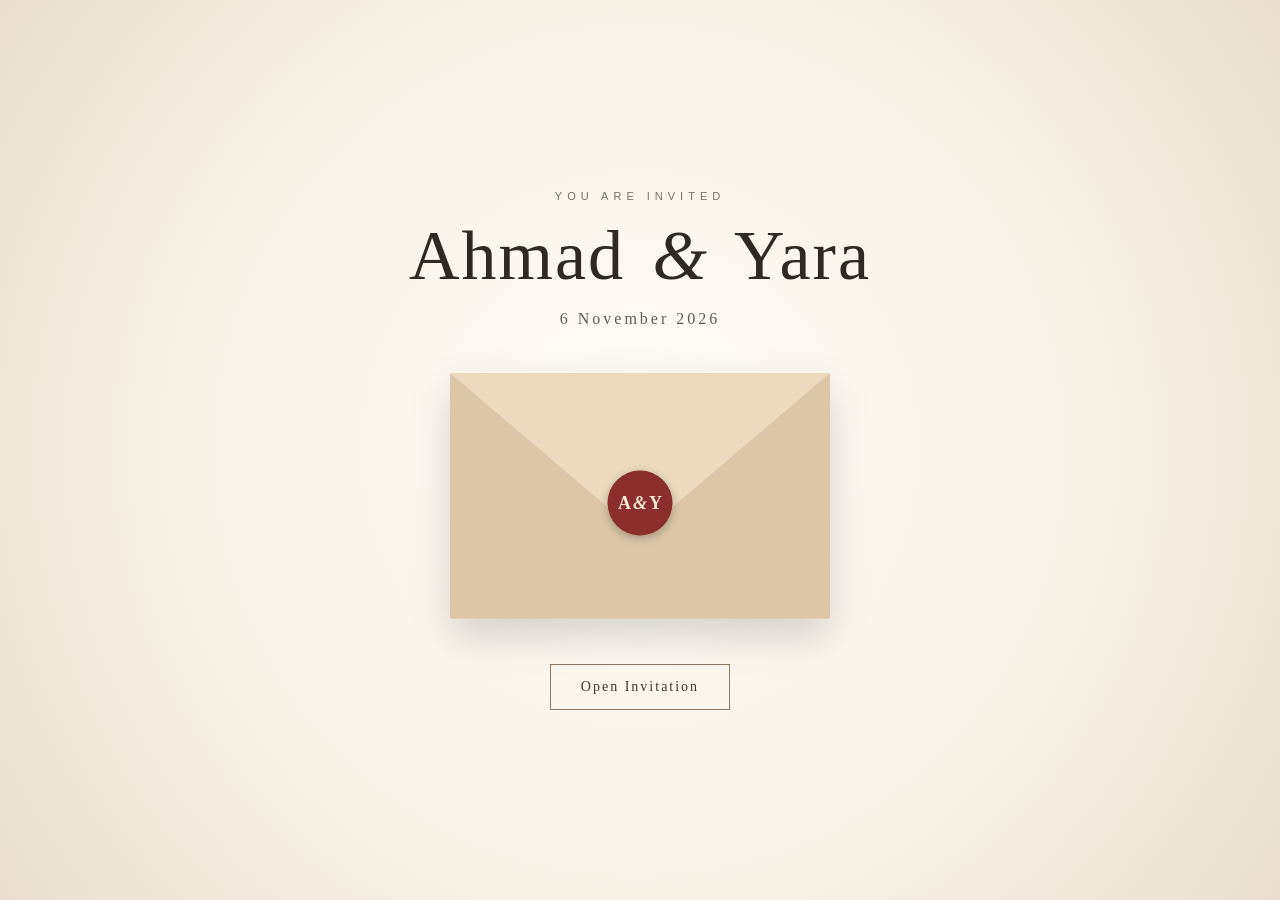
<file: index.html>
<!DOCTYPE html>
<html lang="en">

<head>
    <meta charset="UTF-8">
    <meta name="viewport" content="width=device-width, initial-scale=1.0">

    <title>Ahmad & Yara</title>
     <link rel="icon" type="image/png" href="/Photos/wedding-invitation.png">

    <link rel="stylesheet" href="style.css">
</head>

<body>

    <main class="invitation-cover">

        <!-- =========================
             INTRO
        ========================== -->

        <div class="intro">

            <p class="small-text">
                YOU ARE INVITED
            </p>

            <h1>
                Ahmad <span>&</span> Yara
            </h1>

            <p class="date">
                6 November 2026
            </p>

        </div>


        <!-- =========================
             ENVELOPE
        ========================== -->

        <div class="envelope-container">

            <div class="envelope">

                <!-- Envelope back -->
                <div class="envelope-back"></div>


                <!-- Letter -->
                <div class="letter">

                    <p>
                        Ahmad & Yara
                    </p>

                    <small>
                        6 November 2026
                    </small>

                </div>


                <!-- Envelope front pocket -->
                <div class="envelope-front"></div>


                <!-- Envelope flap -->
                <div class="envelope-flap"></div>


                <!-- Wax seal -->
                <div class="seal">
                    A<span>&</span>Y
                </div>

            </div>

        </div>


        <!-- =========================
             OPEN BUTTON
        ========================== -->

        <button
            class="open-button"
            id="openButton"
        >
            Open Invitation
        </button>

    </main>


    <script src="script.js"></script>

</body>

</html>
</file>
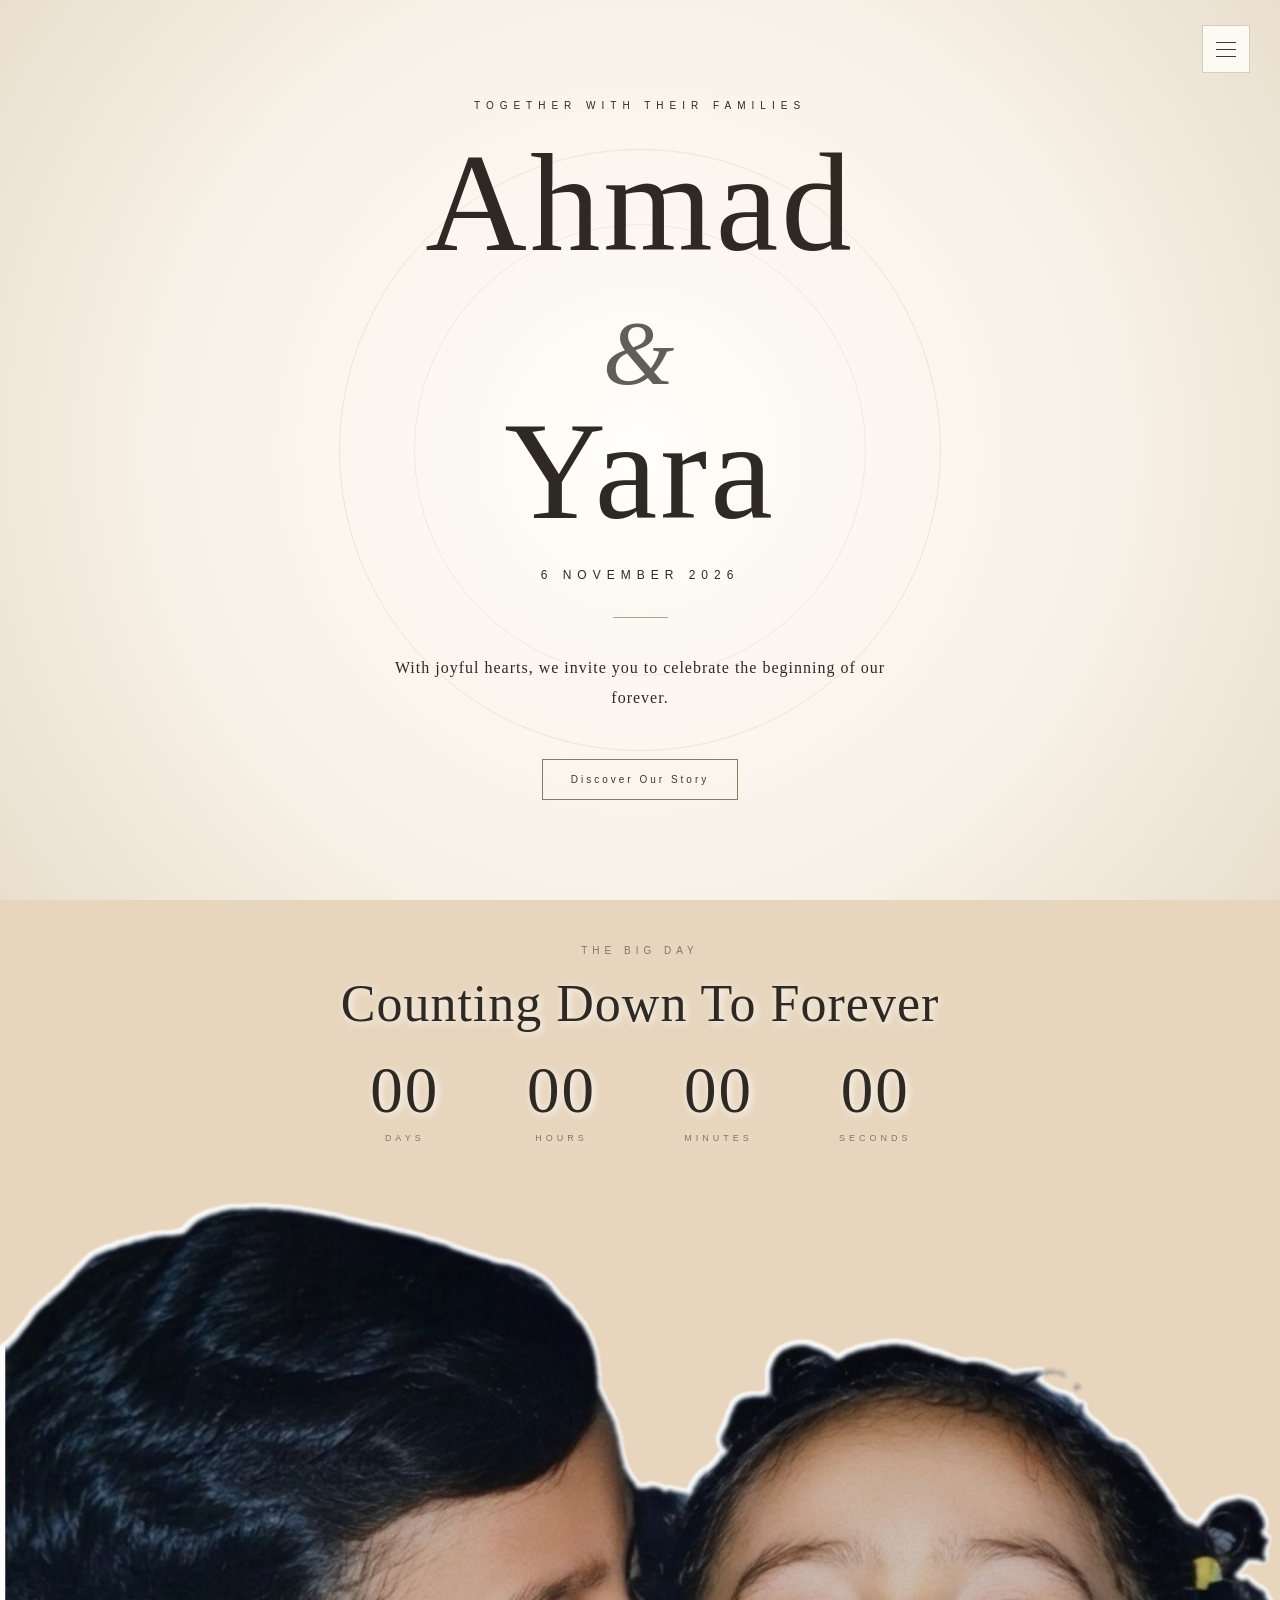
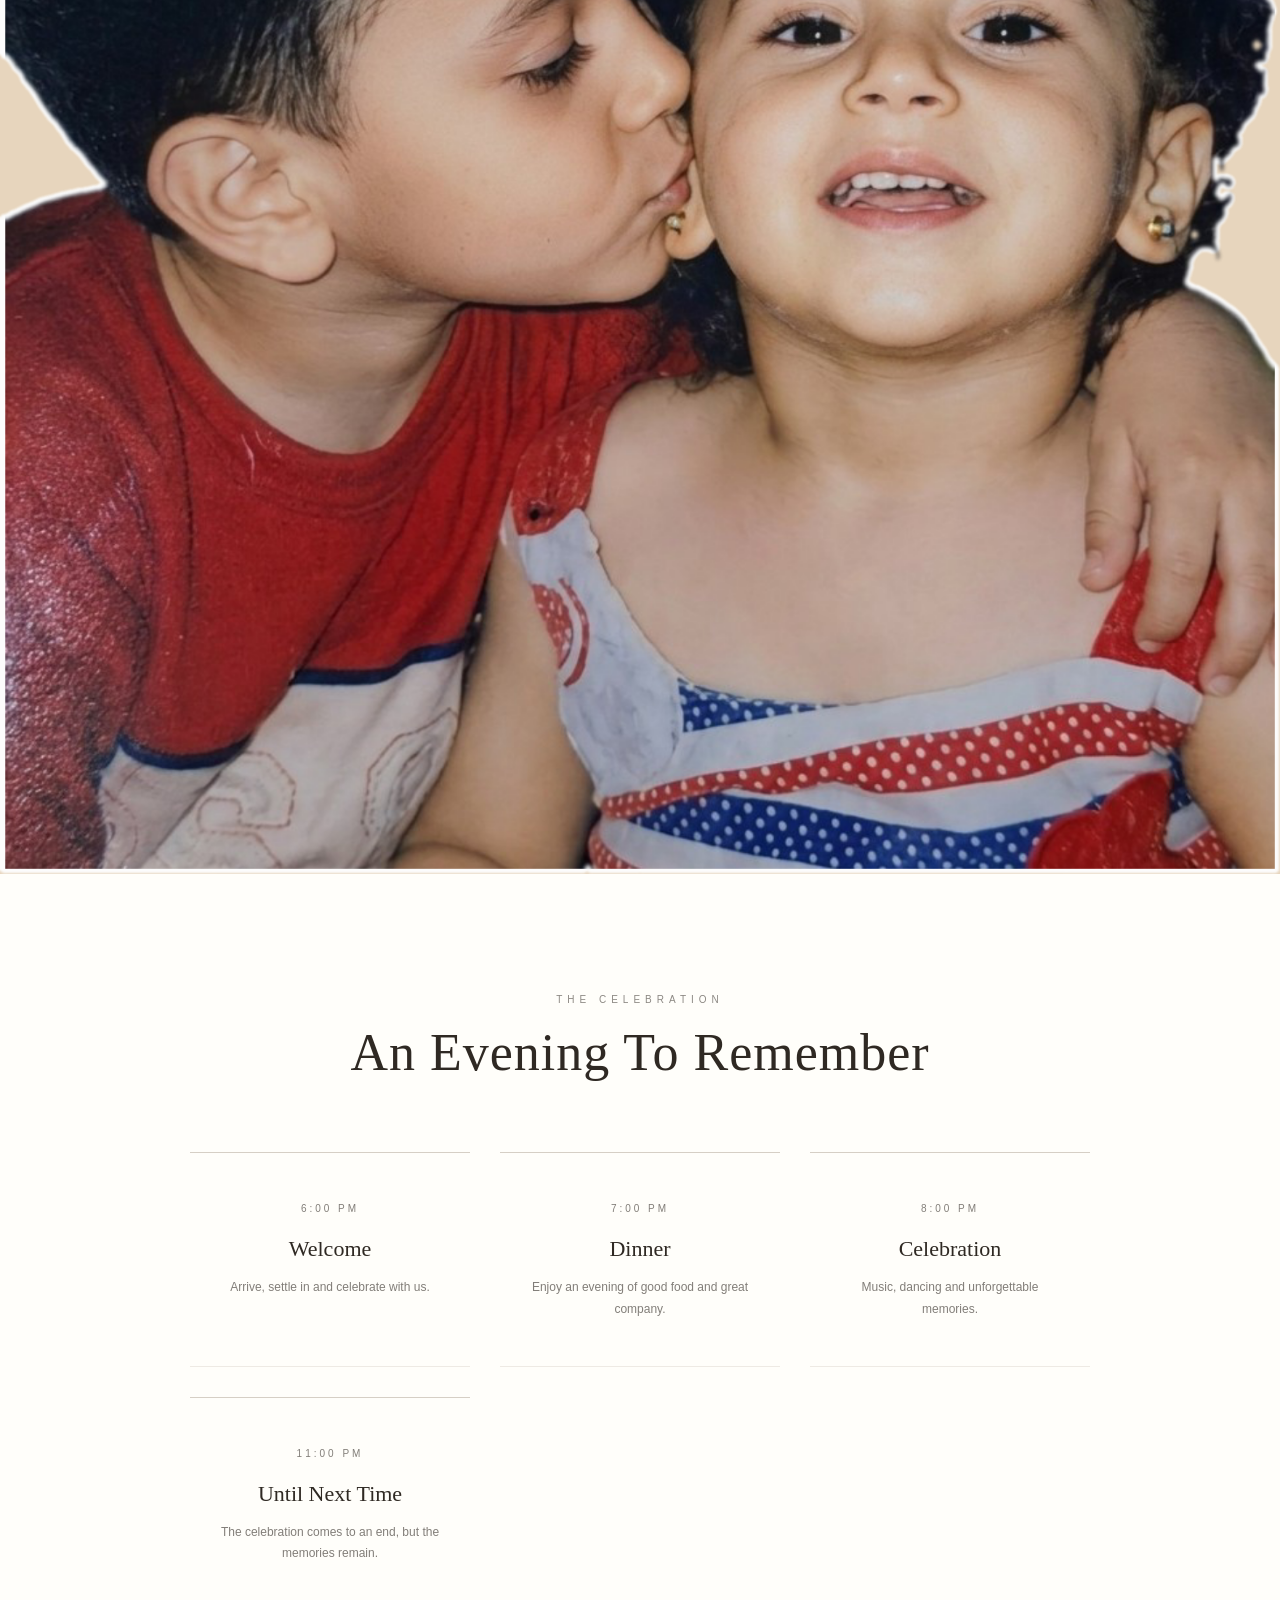
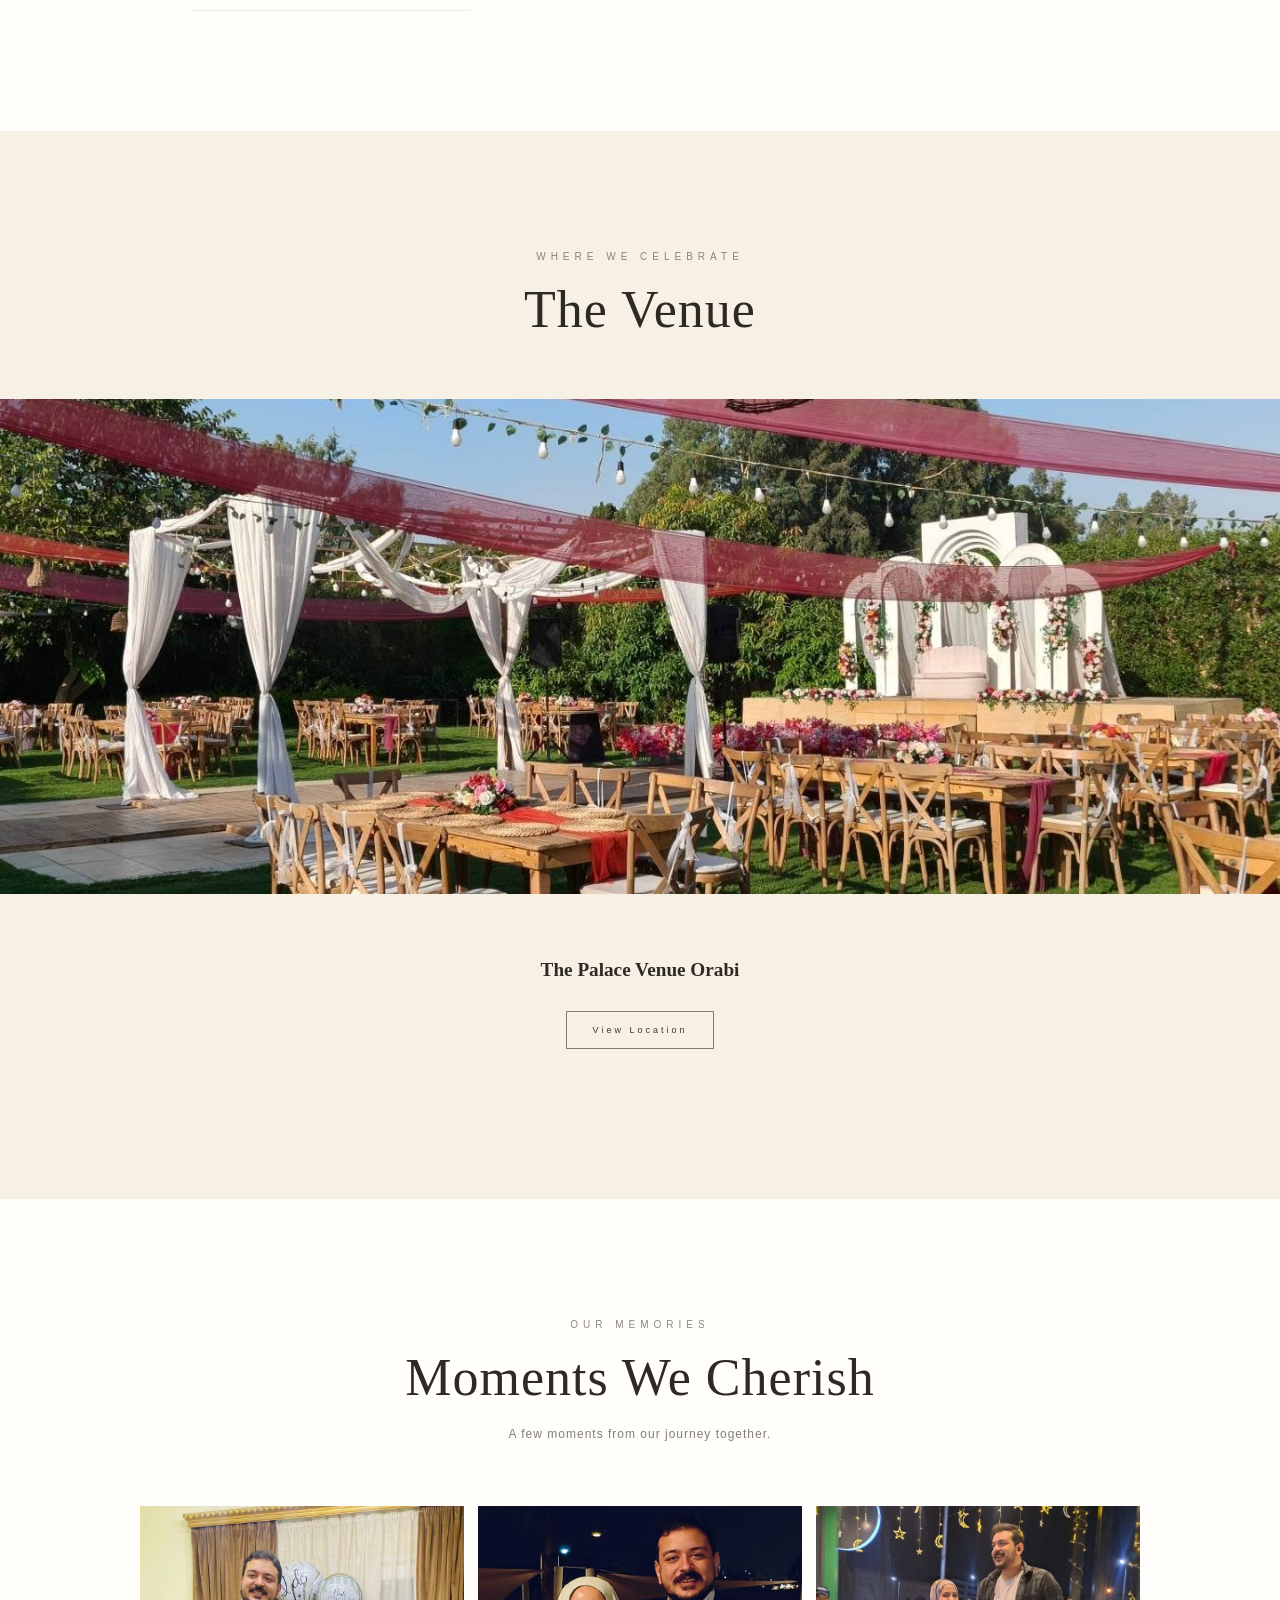
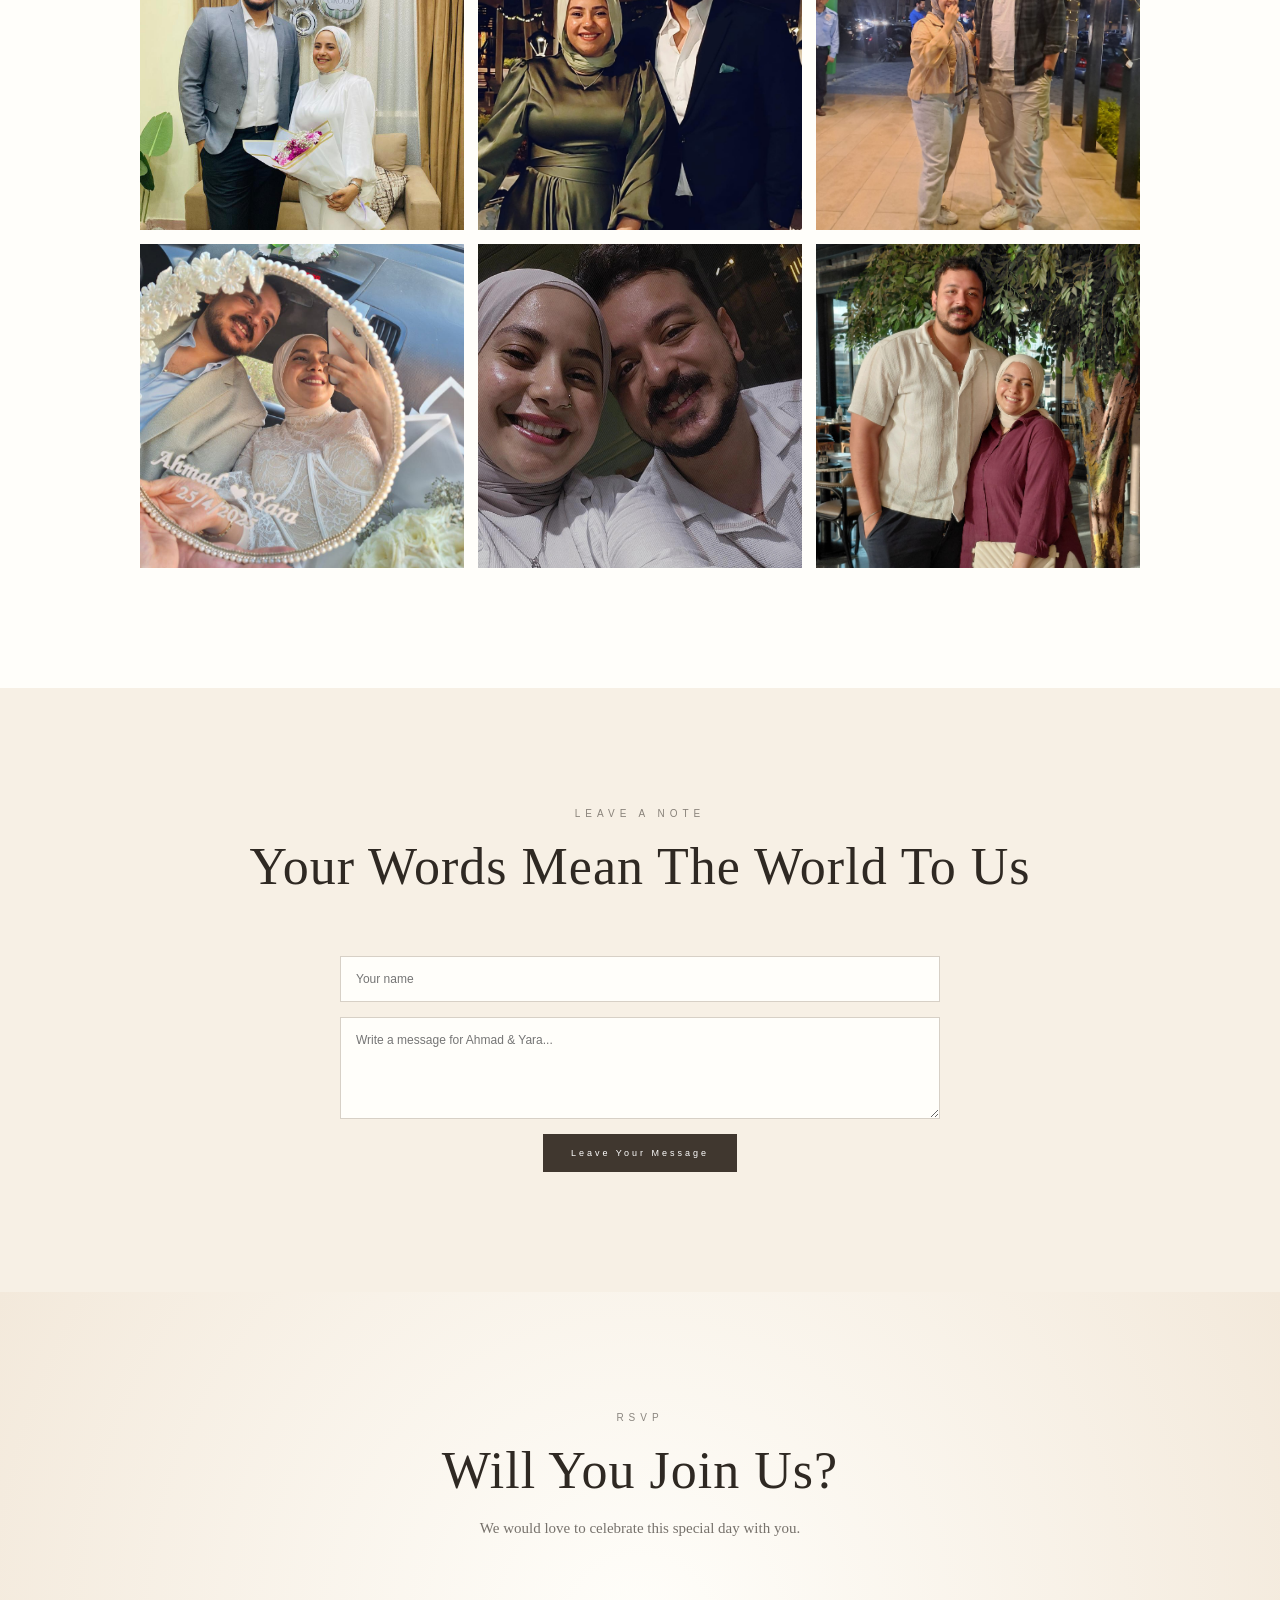
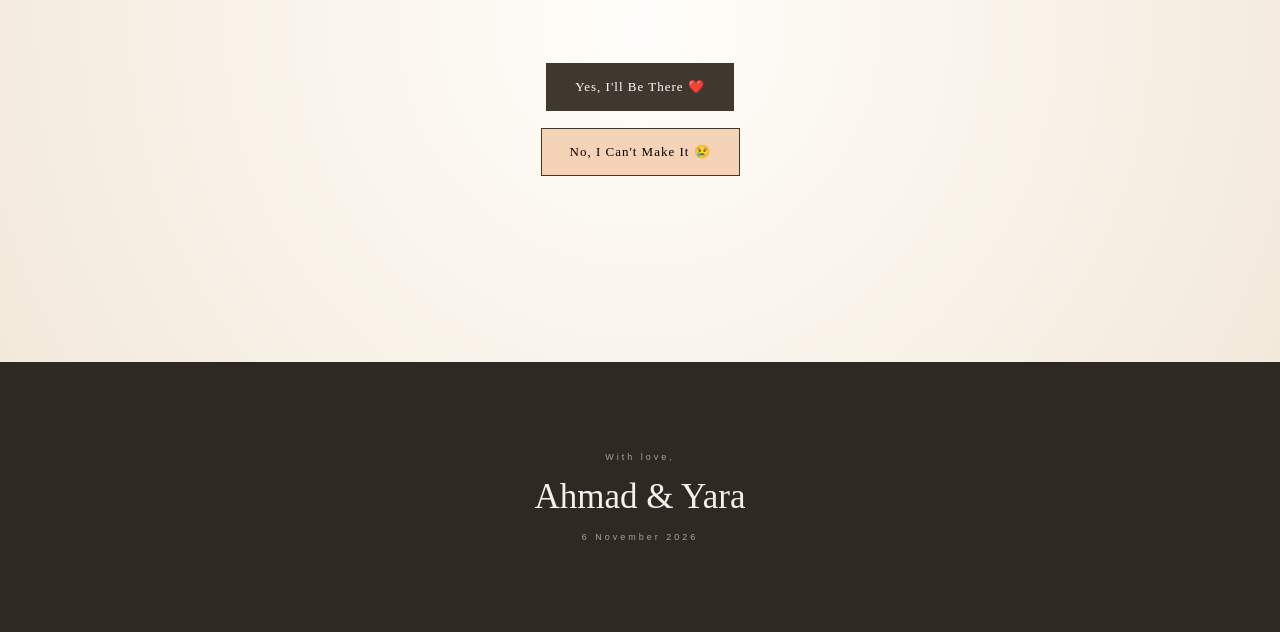
<file: invitation.html>
<!DOCTYPE html>
<html lang="en">

<head>

    <meta charset="UTF-8">

    <meta
        name="viewport"
        content="width=device-width, initial-scale=1.0, viewport-fit=cover"
    >

    <title>Ahmad & Yara — Our Wedding</title>

    <link
        rel="icon"
        type="image/png"
        href="Photos/wedding-invitation.png"
    >

    <link
        rel="stylesheet"
        href="invitation.css"
    >

</head>


<body>

    <!-- =====================================================
         NAVIGATION MENU
    ====================================================== -->

    <header class="site-header">

        <!-- HAMBURGER BUTTON -->

        <button
            class="menu-toggle"
            id="menuToggle"
            aria-label="Open navigation menu"
            aria-expanded="false"
            type="button"
        >

            <span></span>
            <span></span>
            <span></span>

        </button>


        <!-- SIDE MENU -->

        <nav
            class="side-menu"
            id="sideMenu"
            aria-hidden="true"
        >

            <div class="menu-header">

                <span>
                    Ahmad & Yara
                </span>

                <button
                    class="menu-close"
                    id="menuClose"
                    aria-label="Close navigation menu"
                    type="button"
                >
                    ×
                </button>

            </div>


            <!-- MENU LINKS -->

            <div class="menu-links">

                <a href="#welcome">
                    Home
                </a>

                <a href="#countdown">
                    Countdown
                </a>

                <a href="#agenda">
                    The Celebration
                </a>

                <a href="#venue">
                    The Venue
                </a>

                <a href="#memories">
                    Our Memories
                </a>

                <a href="#comments">
                    Leave a Note
                </a>

                <a href="#rsvp">
                    RSVP
                </a>

            </div>


            <!-- LANGUAGE -->

            <div class="menu-language">

                <a href="arabic.html">
                    العربية
                </a>

            </div>

        </nav>


        <!-- DARK OVERLAY -->

        <div
            class="menu-overlay"
            id="menuOverlay"
        ></div>

    </header>



    <!-- =====================================================
         WELCOME
    ====================================================== -->

    <section
        class="welcome"
        id="welcome"
    >

        <p class="welcome-small">
            TOGETHER WITH THEIR FAMILIES
        </p>


        <h1>
            Ahmad <br>
            <span>&</span> <br>
            Yara
        </h1>


        <p class="welcome-date">
            6 NOVEMBER 2026
        </p>


        <div class="welcome-line"></div>


        <p class="welcome-message">
            With joyful hearts, we invite you to celebrate
            the beginning of our forever.
        </p>


        <a
            href="#countdown"
            class="scroll-button"
        >
            Discover Our Story
        </a>

    </section>



    <!-- =====================================================
         COUNTDOWN
    ====================================================== -->

    <section
        class="countdown-section"
        id="countdown"
    >

        <p class="section-label">
            THE BIG DAY
        </p>


        <h2>
            Counting Down To Forever
        </h2>


        <div class="countdown">

            <div class="countdown-item">

                <span id="days">
                    00
                </span>

                <small>
                    Days
                </small>

            </div>


            <div class="countdown-item">

                <span id="hours">
                    00
                </span>

                <small>
                    Hours
                </small>

            </div>


            <div class="countdown-item">

                <span id="minutes">
                    00
                </span>

                <small>
                    Minutes
                </small>

            </div>


            <div class="countdown-item">

                <span id="seconds">
                    00
                </span>

                <small>
                    Seconds
                </small>

            </div>

        </div>


        <div class="countdown-photo">

            <img
                src="Photos/background.png"
                alt="Wedding background"
            >

        </div>

    </section>



    <!-- =====================================================
         AGENDA
    ====================================================== -->

    <section
        class="agenda-section"
        id="agenda"
    >

        <p class="section-label">
            THE CELEBRATION
        </p>


        <h2>
            An Evening To Remember
        </h2>


        <div class="agenda">

            <div class="agenda-item">

                <span class="agenda-time">
                    6:00 PM
                </span>

                <h3>
                    Welcome
                </h3>

                <p>
                    Arrive, settle in and
                    celebrate with us.
                </p>

            </div>


            <div class="agenda-item">

                <span class="agenda-time">
                    7:00 PM
                </span>

                <h3>
                    Dinner
                </h3>

                <p>
                    Enjoy an evening of
                    good food and great company.
                </p>

            </div>


            <div class="agenda-item">

                <span class="agenda-time">
                    8:00 PM
                </span>

                <h3>
                    Celebration
                </h3>

                <p>
                    Music, dancing and
                    unforgettable memories.
                </p>

            </div>


            <div class="agenda-item">

                <span class="agenda-time">
                    11:00 PM
                </span>

                <h3>
                    Until Next Time
                </h3>

                <p>
                    The celebration comes to
                    an end, but the memories remain.
                </p>

            </div>

        </div>

    </section>



    <!-- =====================================================
         VENUE
    ====================================================== -->

    <section
        class="venue-section"
        id="venue"
    >

        <p class="section-label">
            WHERE WE CELEBRATE
        </p>


        <h2>
            The Venue
        </h2>


        <!-- VENUE PHOTO -->

        <div class="venue-photo">

            <img
                src="Photos/venue.jpg"
                alt="The Palace Venue Orabi"
            >

        </div>


        <!-- VENUE INFORMATION -->

        <div class="venue-info">

            <p class="venue-name">
                <b>
                    The Palace Venue Orabi
                </b>
            </p>


            <a
                href="https://maps.app.goo.gl/vaPX2fvupR7VfsCE7"
                class="location-button"
                target="_blank"
                rel="noopener noreferrer"
            >
                View Location
            </a>

        </div>

    </section>



    <!-- =====================================================
         MEMORIES
    ====================================================== -->

    <section
        class="memories-section"
        id="memories"
    >

        <p class="section-label">
            OUR MEMORIES
        </p>


        <h2>
            Moments We Cherish
        </h2>


        <p class="memories-intro">
            A few moments from our journey together.
        </p>


        <div class="photo-grid">

            <div class="photo-placeholder">

                <img
                    src="Photos/photo1.jpg"
                    alt="Ahmad and Yara — Memory 1"
                >

            </div>


            <div class="photo-placeholder">

                <img
                    src="Photos/photo2.jpg"
                    alt="Ahmad and Yara — Memory 2"
                >

            </div>


            <div class="photo-placeholder">

                <img
                    src="Photos/photo3.jpg"
                    alt="Ahmad and Yara — Memory 3"
                >

            </div>


            <div class="photo-placeholder">

                <img
                    src="Photos/photo4.jpg"
                    alt="Ahmad and Yara — Memory 4"
                >

            </div>


            <div class="photo-placeholder">

                <img
                    src="Photos/photo5.jpg"
                    alt="Ahmad and Yara — Memory 5"
                >

            </div>


            <div class="photo-placeholder">

                <img
                    src="Photos/photo6.jpg"
                    alt="Ahmad and Yara — Memory 6"
                >

            </div>

        </div>

    </section>



    <!-- =====================================================
         COMMENTS
    ====================================================== -->

    <section
        class="comments-section"
        id="comments"
    >

        <p class="section-label">
            LEAVE A NOTE
        </p>


        <h2>
            Your Words Mean The World To Us
        </h2>


        <form class="comment-form">

            <input
                type="text"
                placeholder="Your name"
                required
            >


            <textarea
                placeholder="Write a message for Ahmad & Yara..."
                rows="5"
                required
            ></textarea>


            <button type="submit">
                Leave Your Message
            </button>

        </form>

    </section>



    <!-- =====================================================
         RSVP
    ====================================================== -->

    <section
        class="rsvp-section"
        id="rsvp"
    >

        <p class="section-label">
            RSVP
        </p>


        <h2>
            Will You Join Us?
        </h2>


        <p class="rsvp-message">
            We would love to celebrate this special
            day with you.
        </p>


        <div class="rsvp-buttons">

            <button
                class="rsvp-yes"
                id="rsvpYes"
                type="button"
            >
                Yes, I'll Be There ❤️
            </button>


            <button
                class="rsvp-no"
                id="rsvpNo"
                type="button"
            >
                No, I Can't Make It 😢
            </button>

        </div>


        <p
            class="rsvp-response"
            id="rsvpResponse"
        ></p>

    </section>



    <!-- =====================================================
         FOOTER
    ====================================================== -->

    <footer>

        <p>
            With love,
        </p>


        <h2>
            Ahmad & Yara
        </h2>


        <p>
            6 November 2026
        </p>

    </footer>



    <!-- JAVASCRIPT -->

    <script src="invitation.js"></script>

</body>

</html>
</file>
<file: style.css>
/* =========================================================
   RESET
========================================================= */

* {
    margin: 0;
    padding: 0;
    box-sizing: border-box;
}


/* =========================================================
   BODY
========================================================= */

body {
    min-height: 100vh;

    font-family:
        Georgia,
        "Times New Roman",
        serif;

    overflow: hidden;
}


/* =========================================================
   MAIN INVITATION COVER
========================================================= */

.invitation-cover {

    min-height: 100vh;

    display: flex;

    flex-direction: column;

    align-items: center;

    justify-content: center;

    position: relative;

    background:
        radial-gradient(
            circle at center,
            #fffdf8 0%,
            #f7f0e5 60%,
            #eadfce 100%
        );

    color: #2f2923;

    transition:
        background 1s ease;
}


/* =========================================================
   INTRO
========================================================= */

.intro {

    text-align: center;

    margin-bottom: 45px;

    transition:
        opacity 0.6s ease,
        transform 0.8s ease;
}


.small-text {

    font-family:
        Arial,
        sans-serif;

    font-size: 11px;

    letter-spacing: 5px;

    margin-bottom: 14px;

    opacity: 0.65;
}


h1 {

    font-size:
        clamp(
            38px,
            6vw,
            70px
        );

    font-weight: normal;

    letter-spacing: 2px;
}


h1 span {

    font-style: italic;

    margin: 0 8px;
}


.date {

    margin-top: 14px;

    font-size: 16px;

    letter-spacing: 3px;

    opacity: 0.75;
}


/* =========================================================
   ENVELOPE CONTAINER
========================================================= */

.envelope-container {

    position: relative;

    width:
        min(
            380px,
            82vw
        );

    perspective: 1200px;

    transition:
        transform 0.8s
        cubic-bezier(
            .65,
            0,
            .35,
            1
        );
}


/* =========================================================
   ENVELOPE
========================================================= */

.envelope {

    width: 100%;

    aspect-ratio: 1.55;

    position: relative;

    cursor: pointer;

    transform-style:
        preserve-3d;

    filter:
        drop-shadow(
            0 18px 20px
            rgba(
                0,
                0,
                0,
                0.15
            )
        );
}


/* =========================================================
   ENVELOPE BACK
========================================================= */

.envelope-back {

    position: absolute;

    inset: 0;

    background: #e7d5bd;

    border-radius: 5px;

    z-index: 1;

    transition:
        opacity 0.8s ease;
}


/* =========================================================
   LETTER
========================================================= */

.letter {

    position: absolute;

    /*
       Letter size relative to envelope.
    */
    width: 78%;

    height: 88%;

    left: 11%;

    top: 8%;

    background:
        linear-gradient(
            135deg,
            #fffefa,
            #faf6ed
        );

    display: flex;

    flex-direction: column;

    align-items: center;

    justify-content: center;

    color: #342d26;

    box-shadow:
        0 4px 12px
        rgba(
            0,
            0,
            0,
            0.08
        );

    /*
       IMPORTANT:

       The letter starts BEHIND
       the front pocket.
    */
    z-index: 2;

    /*
       Starting position.
    */
    transform:
        translateY(0);

    /*
       Only vertical movement
       during the emergence.
    */
    transition:
        transform 1.3s
        cubic-bezier(
            .65,
            0,
            .35,
            1
        );

    will-change:
        transform;

    pointer-events: none;
}


.letter p {

    font-size: 23px;

    letter-spacing: 2px;
}


.letter small {

    margin-top: 10px;

    letter-spacing: 2px;

    opacity: 0.65;
}


/* =========================================================
   ENVELOPE FRONT POCKET
========================================================= */

.envelope-front {

    position: absolute;

    inset: 0;

    background: #dcc6a8;

    clip-path:
        polygon(
            0 0,
            50% 55%,
            100% 0,
            100% 100%,
            0 100%
        );

    /*
       Front must stay above
       the letter while it emerges.
    */
    z-index: 3;

    transition:
        opacity 0.8s ease;
}


/* =========================================================
   ENVELOPE FLAP
========================================================= */

.envelope-flap {

    position: absolute;

    top: 0;

    left: 0;

    width: 100%;

    height: 66%;

    background: #ead8bf;

    clip-path:
        polygon(
            0 0,
            100% 0,
            50% 100%
        );

    /*
       Hinge along the top edge.
    */
    transform-origin:
        50% 0%;

    transform-style:
        preserve-3d;

    /*
       Flap is above the front.
    */
    z-index: 4;

    /*
       The flap opening.
    */
    transform:
        rotateX(0deg);

    transition:
        transform 1s
        cubic-bezier(
            .65,
            0,
            .35,
            1
        ),
        opacity 0.8s ease;

    backface-visibility:
        hidden;

    will-change:
        transform;
}


/* =========================================================
   WAX SEAL
========================================================= */

.seal {

    position: absolute;

    width: 65px;

    height: 65px;

    left: 50%;

    top: 53%;

    transform:
        translate(
            -50%,
            -50%
        );

    border-radius: 50%;

    background: #8b2e2e;

    color: #f7e9d2;

    display: flex;

    align-items: center;

    justify-content: center;

    font-size: 18px;

    font-weight: bold;

    z-index: 6;

    box-shadow:
        0 3px 8px
        rgba(
            0,
            0,
            0,
            0.25
        );

    transition:
        transform 0.4s ease,
        opacity 0.4s ease;
}


.seal span {

    font-style: italic;

    margin: 0 2px;
}


/* =========================================================
   OPEN BUTTON
========================================================= */

.open-button {

    margin-top: 45px;

    padding: 14px 30px;

    background: transparent;

    border: 1px solid #8c7a66;

    color: #40372f;

    font-family:
        Georgia,
        serif;

    font-size: 14px;

    letter-spacing: 2px;

    cursor: pointer;

    transition:
        background 0.3s ease,
        color 0.3s ease,
        transform 0.3s ease,
        opacity 0.5s ease;
}


.open-button:hover {

    background: #40372f;

    color: white;

    transform:
        translateY(-2px);
}


.open-button:disabled {

    opacity: 0;

    pointer-events: none;
}


/* =========================================================
   =========================================================
   STEP 1 — START OPENING
   =========================================================
   ========================================================= */


/*
   The flap opens immediately.

   This happens FIRST.
*/

.invitation-cover.opened
.envelope-flap {

    transform:
        rotateX(180deg);

    transition-delay:
        0s;
}


/*
   Seal disappears immediately.
*/

.invitation-cover.opened
.seal {

    opacity: 0;

    transform:
        translate(
            -50%,
            -50%
        )
        scale(0.5);
}


/*
   The envelope waits slightly before
   moving down.

   This makes the flap opening visible.
*/

.invitation-cover.opened
.envelope-container {

    transform:
        translateY(55px);

    transition-delay:
        0.9s;
}


/* =========================================================
   STEP 2 — LETTER EMERGES
========================================================= */


/*
   IMPORTANT:

   The letter stays at z-index 2.

   Therefore the front pocket remains
   visually in front of it while it rises.

   It does NOT jump to the front.
*/

.invitation-cover.opened
.letter {

    transform:
        translateY(-115%);

    z-index: 2;

    transition-delay:
        1s;
}


/* =========================================================
   STEP 3 — LETTER HAS FULLY EMERGED
========================================================= */


/*
   ONLY after the letter has finished
   moving do we bring it to the front.
*/

.invitation-cover.letter-emerged
.letter {

    z-index: 20;

    transform:
        translateY(-115%);
}


/* =========================================================
   =========================================================
   STEP 4 — ENVELOPE DISAPPEARS
   =========================================================
   ========================================================= */


/*
   The envelope moves farther down.
*/

.invitation-cover.envelope-gone
.envelope-container {

    transform:
        translateY(120px);

    transition:
        transform 0.8s ease;
}


/*
   Fade the BACK.
*/

.invitation-cover.envelope-gone
.envelope-back {

    opacity: 0;

    transition:
        opacity 0.8s ease;
}


/*
   Fade the FRONT POCKET.
*/

.invitation-cover.envelope-gone
.envelope-front {

    opacity: 0;

    transition:
        opacity 0.8s ease;
}


/*
   Fade the FLAP.
*/

.invitation-cover.envelope-gone
.envelope-flap {

    opacity: 0;

    transition:
        opacity 0.8s ease;
}


/*
   Seal is already invisible,
   but keep it hidden.
*/

.invitation-cover.envelope-gone
.seal {

    opacity: 0;
}


/*
   IMPORTANT:

   The letter DOES NOT fade.

   It stays visible after the
   envelope disappears.
*/

.invitation-cover.envelope-gone
.letter {

    opacity: 1;

    z-index: 20;

    transform:
        translateY(-115%);
}


/*
   Fade the introductory text.
*/

.invitation-cover.envelope-gone
.intro {

    opacity: 0;

    transform:
        translateY(-30px);
}


/*
   Hide the button.
*/

.invitation-cover.envelope-gone
.open-button {

    opacity: 0;

    pointer-events: none;
}


/* =========================================================
   =========================================================
   STEP 5 — LETTER BECOMES FULL PAGE
   =========================================================
   ========================================================= */


/*
   The envelope is now completely gone.

   The letter expands from its current
   position into the entire viewport.
*/

.invitation-cover.transitioning
.letter {

    position: fixed;

    left: 50%;

    top: 50%;

    width: 100vw;

    height: 100vh;

    transform:
        translate(
            -50%,
            -50%
        );

    background:
        linear-gradient(
            135deg,
            #fffefa,
            #faf6ed
        );

    box-shadow: none;

    border-radius: 0;

    z-index: 100;

    transition:
        width 1.3s
        cubic-bezier(
            .65,
            0,
            .35,
            1
        ),

        height 1.3s
        cubic-bezier(
            .65,
            0,
            .35,
            1
        ),

        left 1.3s
        cubic-bezier(
            .65,
            0,
            .35,
            1
        ),

        top 1.3s
        cubic-bezier(
            .65,
            0,
            .35,
            1
        ),

        transform 1.3s
        cubic-bezier(
            .65,
            0,
            .35,
            1
        );
}


/*
   Match the page background
   to the paper.
*/

.invitation-cover.transitioning {

    background:
        #faf6ed;
}


/* =========================================================
   MOBILE
========================================================= */

@media (max-width: 600px) {

    .intro {

        margin-bottom: 35px;
    }


    .small-text {

        font-size: 9px;

        letter-spacing: 4px;
    }


    h1 {

        font-size: 40px;
    }


    .date {

        font-size: 13px;

        letter-spacing: 2px;
    }


    .envelope-container {

        width: 84vw;
    }


    .open-button {

        margin-top: 35px;

        padding:
            13px
            24px;
    }


    .letter p {

        font-size: 20px;
    }


    .letter small {

        font-size: 10px;
    }
}
</file>
<file: invitation.css>
/* =========================================================
   RESET
========================================================= */

* {
    margin: 0;
    padding: 0;
    box-sizing: border-box;
}


html {
    scroll-behavior: smooth;
}


body {
    font-family: Georgia, "Times New Roman", serif;
    color: #2f2923;
    background: #faf6ed;
    overflow-x: hidden;
}


/* =========================================================
   SECTION SCROLL POSITION
========================================================= */

section {
    scroll-margin-top: 20px;
}


/* =========================================================
   NAVIGATION
========================================================= */


/* ---------------------------------------------------------
   HEADER
--------------------------------------------------------- */

.site-header {
    position: relative;
    z-index: 1000;
}


/* ---------------------------------------------------------
   HAMBURGER BUTTON
--------------------------------------------------------- */

.menu-toggle {
    position: fixed;

    top: 25px;
    right: 30px;

    width: 48px;
    height: 48px;

    display: flex;
    flex-direction: column;
    align-items: center;
    justify-content: center;

    gap: 6px;

    background: rgba(
        255,
        254,
        250,
        0.85
    );

    border: 1px solid rgba(
        140,
        122,
        102,
        0.35
    );

    cursor: pointer;

    z-index: 1200;

    backdrop-filter: blur(8px);
    -webkit-backdrop-filter: blur(8px);

    transition:
        background 0.3s ease,
        transform 0.3s ease;
}


.menu-toggle:hover {
    transform: translateY(-2px);
}


/* Hamburger lines */

.menu-toggle span {
    display: block;

    width: 20px;
    height: 1px;

    background: #40372f;

    transition:
        transform 0.3s ease,
        opacity 0.3s ease;
}


/* ---------------------------------------------------------
   SIDE MENU
--------------------------------------------------------- */

.side-menu {
    position: fixed;

    top: 0;
    right: 0;
    left: auto;

    width: min(
        380px,
        85vw
    );

    height: 100vh;
    height: 100svh;
    height: 100dvh;

    background: #f7f0e5;

    z-index: 1100;

    transform: translateX(100%);

    visibility: hidden;

    display: flex;
    flex-direction: column;

    padding:
        35px
        35px
        30px;

    box-shadow:
        -10px 0 40px rgba(
            47,
            41,
            35,
            0.12
        );

    transition:
        transform 0.45s cubic-bezier(
            0.65,
            0,
            0.35,
            1
        ),
        visibility 0s linear 0.45s;
}


/* ---------------------------------------------------------
   OPEN MENU
--------------------------------------------------------- */

.side-menu.open {
    transform: translateX(0);

    visibility: visible;

    transition:
        transform 0.45s cubic-bezier(
            0.65,
            0,
            0.35,
            1
        ),
        visibility 0s linear 0s;
}


/* ---------------------------------------------------------
   MENU HEADER
--------------------------------------------------------- */

.menu-header {
    display: flex;
    align-items: center;
    justify-content: space-between;

    padding-bottom: 25px;

    border-bottom: 1px solid rgba(
        140,
        122,
        102,
        0.25
    );

    font-family:
        Georgia,
        "Times New Roman",
        serif;

    font-size: 18px;

    letter-spacing: 1px;
}


.menu-close {
    width: 35px;
    height: 35px;

    display: flex;
    align-items: center;
    justify-content: center;

    background: transparent;
    border: none;

    font-family: Arial, sans-serif;

    font-size: 30px;
    font-weight: 200;

    color: #40372f;

    cursor: pointer;

    transition:
        transform 0.3s ease;
}


.menu-close:hover {
    transform: rotate(90deg);
}


/* ---------------------------------------------------------
   MENU LINKS
--------------------------------------------------------- */

.menu-links {
    display: flex;
    flex-direction: column;

    margin-top: 35px;
}


.menu-links a {
    padding: 16px 0;

    color: #40372f;

    text-decoration: none;

    font-family:
        Arial,
        sans-serif;

    font-size: 11px;

    letter-spacing: 3px;

    text-transform: uppercase;

    border-bottom: 1px solid rgba(
        140,
        122,
        102,
        0.12
    );

    transition:
        padding-left 0.3s ease,
        opacity 0.3s ease;
}


.menu-links a:hover {
    padding-left: 8px;
    opacity: 0.55;
}


/* ---------------------------------------------------------
   LANGUAGE BUTTON
--------------------------------------------------------- */

.menu-language {
    margin-top: auto;

    padding-top: 25px;

    border-top: 1px solid rgba(
        140,
        122,
        102,
        0.25
    );
}


.menu-language a {
    display: block;

    padding: 14px 20px;

    text-align: center;

    border: 1px solid #8c7a66;

    color: #40372f;

    text-decoration: none;

    font-family:
        Arial,
        sans-serif;

    font-size: 10px;

    letter-spacing: 3px;

    transition:
        background 0.3s ease,
        color 0.3s ease;
}


.menu-language a:hover {
    background: #40372f;
    color: white;
}


/* ---------------------------------------------------------
   OVERLAY
--------------------------------------------------------- */

.menu-overlay {
    position: fixed;

    inset: 0;

    background: rgba(
        47,
        41,
        35,
        0.35
    );

    z-index: 1050;

    opacity: 0;

    visibility: hidden;

    transition:
        opacity 0.4s ease,
        visibility 0.4s ease;
}


.menu-overlay.show {
    opacity: 1;

    visibility: visible;
}


/* ---------------------------------------------------------
   PREVENT PAGE SCROLL
--------------------------------------------------------- */

body.menu-open {
    overflow: hidden;
}


/* =========================================================
   GLOBAL
========================================================= */

section {
    position: relative;

    width: 100%;

    padding:
        120px
        8vw;
}


.section-label {
    font-family:
        Arial,
        sans-serif;

    font-size: 10px;

    letter-spacing: 5px;

    opacity: 0.55;

    margin-bottom: 18px;
}


section h2 {
    font-size:
        clamp(
            32px,
            5vw,
            52px
        );

    font-weight: normal;

    letter-spacing: 1px;
}


/* =========================================================
   WELCOME
========================================================= */

.welcome {
    min-height: 100vh;
    min-height: 100svh;
    min-height: 100dvh;

    display: flex;

    flex-direction: column;

    align-items: center;

    justify-content: center;

    text-align: center;

    padding:
        80px
        20px;

    background:
        radial-gradient(
            circle at center,
            #fffefa 0%,
            #f8f1e7 60%,
            #eadfce 100%
        );

    overflow: hidden;
}


/* =========================================================
   WELCOME DECORATIVE CIRCLES
========================================================= */

.welcome::before {
    content: "";

    position: absolute;

    width: 600px;
    height: 600px;

    border:
        1px solid
        rgba(
            140,
            122,
            102,
            0.15
        );

    border-radius: 50%;

    top: 50%;
    left: 50%;

    transform:
        translate(
            -50%,
            -50%
        );

    pointer-events: none;
}


.welcome::after {
    content: "";

    position: absolute;

    width: 450px;
    height: 450px;

    border:
        1px solid
        rgba(
            140,
            122,
            102,
            0.12
        );

    border-radius: 50%;

    top: 50%;
    left: 50%;

    transform:
        translate(
            -50%,
            -50%
        );

    pointer-events: none;
}


/* =========================================================
   WELCOME TEXT
========================================================= */

.welcome-small {
    position: relative;

    z-index: 2;

    font-family:
        Arial,
        sans-serif;

    font-size: 10px;

    letter-spacing: 6px;

    opacity: 0.55;

    margin-bottom: 25px;

    animation:
        fadeUp
        1s
        ease
        both;
}


.welcome h1 {
    position: relative;

    z-index: 2;

    font-size:
        clamp(
            65px,
            11vw,
            145px
        );

    font-weight: normal;

    line-height: 0.95;

    letter-spacing: 3px;

    animation:
        fadeUp
        1s
        ease
        0.15s
        both;
}


.welcome h1 span {
    font-style: italic;

    font-size: 0.65em;

    margin:
        0
        12px;

    opacity: 0.75;
}


.welcome-date {
    position: relative;

    z-index: 2;

    margin-top: 30px;

    font-family:
        Arial,
        sans-serif;

    font-size: 12px;

    letter-spacing: 6px;

    opacity: 0.65;

    animation:
        fadeUp
        1s
        ease
        0.3s
        both;
}


/* =========================================================
   WELCOME LINE
========================================================= */

.welcome-line {
    width: 55px;

    height: 1px;

    background: #8c7a66;

    margin:
        35px
        0;

    opacity: 0.65;

    animation:
        expandLine
        1s
        ease
        0.45s
        both;
}


/* =========================================================
   WELCOME MESSAGE
========================================================= */

.welcome-message {
    position: relative;

    z-index: 2;

    max-width: 500px;

    font-size: 16px;

    line-height: 1.9;

    letter-spacing: 1px;

    opacity: 0.7;

    animation:
        fadeUp
        1s
        ease
        0.5s
        both;
}


/* =========================================================
   DISCOVER BUTTON
========================================================= */

.scroll-button {
    position: relative;

    z-index: 2;

    display: inline-block;

    margin-top: 45px;

    padding:
        14px
        28px;

    border:
        1px solid
        #8c7a66;

    color: #40372f;

    text-decoration: none;

    font-family:
        Arial,
        sans-serif;

    font-size: 10px;

    letter-spacing: 3px;

    transition:
        background 0.35s ease,
        color 0.35s ease,
        transform 0.35s ease;

    animation:
        fadeUp
        1s
        ease
        0.65s
        both;
}


.scroll-button:hover {
    background: #40372f;

    color: #ffffff;

    transform:
        translateY(-3px);
}


/* =========================================================
   COUNTDOWN
========================================================= */

.countdown-section {
    width: 100%;

    min-height: auto;

    height: auto;

    display: flex;

    flex-direction: column;

    align-items: center;

    justify-content: flex-start;

    text-align: center;

    padding:
        45px
        0
        0;

    background-color: #e7d5bd;

    background-repeat: no-repeat;

    background-position: center;

    overflow: hidden;
}


.countdown-section .section-label {
    margin-bottom: 18px;
}


.countdown-section h2 {
    margin: 0;

    padding:
        0
        20px;

    text-shadow:
        2px
        2px
        8px
        white;
}


/* =========================================================
   COUNTDOWN NUMBERS
========================================================= */

.countdown {
    display: flex;

    align-items: center;

    justify-content: center;

    gap:
        clamp(
            25px,
            6vw,
            80px
        );

    width: 100%;

    margin-top: 25px;

    padding:
        0
        20px;

    text-shadow:
        2px
        2px
        8px
        white;
}


.countdown-item {
    display: flex;

    flex-direction: column;

    align-items: center;

    min-width: 80px;
}


.countdown-item span {
    font-size:
        clamp(
            38px,
            6vw,
            65px
        );

    font-weight: normal;

    line-height: 1;

    letter-spacing: 2px;
}


.countdown-item small {
    margin-top: 10px;

    font-family:
        Arial,
        sans-serif;

    font-size: 9px;

    letter-spacing: 4px;

    text-transform: uppercase;

    opacity: 0.55;
}


/* =========================================================
   COUNTDOWN PHOTO
========================================================= */

.countdown-photo {
    width: 100%;

    margin-top: 55px;

    line-height: 0;

    position: relative;

    z-index: 1;

    overflow: hidden;
}


.countdown-photo img {
    display: block;

    width: 100%;

    height: auto;

    object-fit: cover;
}


/* =========================================================
   AGENDA
========================================================= */

.agenda-section {
    background: #fffefa;

    text-align: center;
}


.agenda {
    max-width: 900px;

    margin:
        70px
        auto
        0;

    display: grid;

    grid-template-columns:
        repeat(
            3,
            1fr
        );

    gap: 30px;
}


.agenda-item {
    padding:
        45px
        25px;

    border-top:
        1px solid
        rgba(
            140,
            122,
            102,
            0.35
        );

    border-bottom:
        1px solid
        rgba(
            140,
            122,
            102,
            0.15
        );
}


.agenda-time {
    font-family:
        Arial,
        sans-serif;

    font-size: 10px;

    letter-spacing: 3px;

    opacity: 0.6;
}


.agenda-item h3 {
    margin:
        20px
        0
        15px;

    font-size: 22px;

    font-weight: normal;
}


.agenda-item p {
    font-family:
        Arial,
        sans-serif;

    font-size: 12px;

    line-height: 1.8;

    opacity: 0.6;
}


/* =========================================================
   VENUE
========================================================= */

.venue-section {
    background: #f7f0e5;

    text-align: center;

    padding-left: 0;

    padding-right: 0;
}


.venue-section .section-label,
.venue-section > h2 {
    margin-left: 20px;

    margin-right: 20px;
}


/* =========================================================
   VENUE PHOTO
========================================================= */

.venue-photo {
    width: 100%;

    margin-top: 60px;

    overflow: hidden;

    position: relative;

    height: 55vh;

    min-height: 350px;

    max-height: 650px;
}


.venue-photo img {
    width: 100%;

    height: 100%;

    display: block;

    object-fit: cover;

    object-position: center;

    transition:
        transform
        1s
        ease;
}


.venue-photo:hover img {
    transform:
        scale(1.02);
}


/* =========================================================
   VENUE INFORMATION
========================================================= */

.venue-info {
    padding:
        65px
        20px
        30px;

    display: flex;

    flex-direction: column;

    align-items: center;

    justify-content: center;
}


.venue-name {
    font-size: larger;

    font-family:
        Georgia,
        "Times New Roman",
        Times,
        serif;
}


.location-button {
    margin-top: 30px;

    padding:
        13px
        26px;

    border:
        1px solid
        #8c7a66;

    color: #40372f;

    text-decoration: none;

    font-family:
        Arial,
        sans-serif;

    font-size: 9px;

    letter-spacing: 3px;

    transition:
        background 0.3s ease,
        color 0.3s ease,
        transform 0.3s ease;
}


.location-button:hover {
    background: #40372f;

    color: white;

    transform:
        translateY(-2px);
}


/* =========================================================
   MEMORIES
========================================================= */

.memories-section {
    background: #fffefa;

    text-align: center;
}


.memories-intro {
    margin-top: 20px;

    font-family:
        Arial,
        sans-serif;

    font-size: 12px;

    letter-spacing: 1px;

    opacity: 0.6;
}


/* =========================================================
   PHOTO GRID
========================================================= */

.photo-grid {
    width:
        min(
            1000px,
            90vw
        );

    margin:
        65px
        auto
        0;

    display: grid;

    grid-template-columns:
        repeat(
            3,
            1fr
        );

    gap: 14px;
}


/* =========================================================
   PHOTO BOX
========================================================= */

.photo-placeholder {
    position: relative;

    width: 100%;

    aspect-ratio: 1 / 1;

    overflow: hidden;

    background: #e7d5bd;

    cursor: pointer;
}


/* =========================================================
   PHOTO
========================================================= */

.photo-placeholder img {
    width: 100%;

    height: 100%;

    display: block;

    object-fit: cover;

    object-position: center;

    transition:
        transform
        0.7s
        cubic-bezier(
            0.65,
            0,
            0.35,
            1
        );
}


.photo-placeholder:hover img {
    transform:
        scale(1.06);
}


/* =========================================================
   PHOTO OVERLAY
========================================================= */

.photo-placeholder::after {
    content: "";

    position: absolute;

    inset: 0;

    background:
        rgba(
            47,
            41,
            35,
            0
        );

    pointer-events: none;

    transition:
        background
        0.4s
        ease;
}


.photo-placeholder:hover::after {
    background:
        rgba(
            47,
            41,
            35,
            0.12
        );
}


/* =========================================================
   COMMENTS
========================================================= */

.comments-section {
    background: #f7f0e5;

    text-align: center;
}


.comment-form {
    max-width: 600px;

    margin:
        60px
        auto
        0;

    display: flex;

    flex-direction: column;

    gap: 15px;
}


.comment-form input,
.comment-form textarea {
    width: 100%;

    padding: 15px;

    border:
        1px solid
        rgba(
            140,
            122,
            102,
            0.35
        );

    background: #fffefa;

    font-family:
        Arial,
        sans-serif;

    font-size: 12px;

    color: #342d26;

    outline: none;

    resize: vertical;
}


.comment-form input:focus,
.comment-form textarea:focus {
    border-color:
        #8c7a66;
}


.comment-form button {
    align-self: center;

    padding:
        14px
        28px;

    border: none;

    background: #40372f;

    color: white;

    font-family:
        Arial,
        sans-serif;

    font-size: 9px;

    letter-spacing: 3px;

    cursor: pointer;

    transition:
        transform 0.3s ease,
        opacity 0.3s ease;
}


.comment-form button:hover {
    transform:
        translateY(-2px);

    opacity: 0.9;
}


/* =========================================================
   RSVP SECTION
========================================================= */

.rsvp-section {
    min-height: 70vh;

    display: flex;

    flex-direction: column;

    align-items: center;

    justify-content: center;

    text-align: center;

    background:
        radial-gradient(
            circle at center,
            #fffefa,
            #f3e9db
        );

    overflow: hidden;
}


.rsvp-message {
    margin-top: 20px;

    font-size: 15px;

    opacity: 0.65;
}


/* =========================================================
   RSVP PLAYGROUND
========================================================= */

.rsvp-buttons {
    position: relative;

    width:
        min(
            700px,
            90vw
        );

    height: 220px;

    margin-top: 40px;

    display: flex;

    align-items: center;

    justify-content: center;

    gap: 20px;
}


/* =========================================================
   RSVP BUTTON BASE
========================================================= */

.rsvp-buttons button {
    padding:
        15px
        28px;

    font-family:
        Georgia,
        "Times New Roman",
        serif;

    font-size: 13px;

    letter-spacing: 1px;

    cursor: pointer;

    border-radius: 0;

    white-space: nowrap;
}


/* =========================================================
   YES BUTTON
========================================================= */

.rsvp-yes {
    position: relative;

    border:
        1px solid
        #40372f;

    background:
        #40372f;

    color: white;

    z-index: 10;

    transition:
        transform
        0.3s
        ease;
}


.rsvp-yes:hover {
    transform:
        translateY(-3px);
}


/* =========================================================
   NO BUTTON
========================================================= */

.rsvp-no {
    position: absolute;

    left: 50%;

    top:
        calc(
            50% + 65px
        );

    transform:
        translate(
            -50%,
            -50%
        );

    background:
        #f5d3b6;

    color:
        #060000;

    border:
        1px solid
        #40372f;

    white-space: nowrap;

    z-index: 20;

    transition:
        left 0.65s cubic-bezier(
            0.25,
            0.8,
            0.25,
            1
        ),
        top 0.65s cubic-bezier(
            0.25,
            0.8,
            0.25,
            1
        ),
        transform 0.2s ease;
}


.rsvp-no:hover {
    transform:
        scale(1.05);
}


/* =========================================================
   NO BUTTON ACCEPTED
========================================================= */

.rsvp-no.accepted {
    opacity: 0;

    pointer-events: none;

    transform:
        scale(0);
}


/* =========================================================
   RSVP RESPONSE
========================================================= */

.rsvp-response {
    margin-top: 20px;

    font-size: 15px;

    min-height: 25px;

    opacity: 0.75;

    transition:
        opacity
        0.3s
        ease;
}


/* =========================================================
   FOOTER
========================================================= */

footer {
    padding:
        80px
        20px;

    text-align: center;

    background:
        #2f2923;

    color:
        #f7f0e5;
}


footer p {
    font-family:
        Arial,
        sans-serif;

    font-size: 9px;

    letter-spacing: 3px;

    opacity: 0.6;

    margin:
        10px
        0;
}


footer h2 {
    margin:
        15px
        0;

    font-size: 35px;

    font-weight: normal;
}


/* =========================================================
   ANIMATIONS
========================================================= */

@keyframes fadeUp {

    from {
        opacity: 0;

        transform:
            translateY(25px);
    }


    to {
        opacity: 1;

        transform:
            translateY(0);
    }

}


@keyframes expandLine {

    from {
        width: 0;

        opacity: 0;
    }


    to {
        width: 55px;

        opacity: 0.65;
    }

}


/* =========================================================
   MOBILE
========================================================= */

@media (max-width: 700px) {


    /* -----------------------------------------------------
       GLOBAL
    ----------------------------------------------------- */

    section {
        padding:
            90px
            20px;
    }


    /* -----------------------------------------------------
       NAVIGATION
    ----------------------------------------------------- */

    .menu-toggle {
        top: 18px;

        right: 18px;

        width: 44px;

        height: 44px;

        z-index: 1200;
    }


    .side-menu {
        top: 0;

        right: 0;

        left: auto;

        width: 85vw;

        max-width: 340px;

        height: 100vh;

        height: 100svh;

        height: 100dvh;

        padding:
            30px
            25px
            25px;

        z-index: 1100;

        transform:
            translateX(100%);

        visibility: hidden;

        transition:
            transform 0.45s cubic-bezier(
                0.65,
                0,
                0.35,
                1
            ),
            visibility 0s linear 0.45s;
    }


    .side-menu.open {
        transform:
            translateX(0);

        visibility: visible;

        transition:
            transform 0.45s cubic-bezier(
                0.65,
                0,
                0.35,
                1
            ),
            visibility 0s linear 0s;
    }


    .menu-header {
        padding-bottom: 20px;

        font-size: 16px;
    }


    .menu-links {
        margin-top: 25px;
    }


    .menu-links a {
        padding:
            14px
            0;

        font-size: 10px;

        letter-spacing: 2.5px;
    }


    .menu-language {
        padding-top: 20px;
    }


    .menu-language a {
        padding:
            13px
            15px;
    }


    /* -----------------------------------------------------
       WELCOME
    ----------------------------------------------------- */

    .welcome {
        min-height: 100vh;

        min-height: 100svh;

        min-height: 100dvh;
    }


    .welcome::before {
        width: 380px;

        height: 380px;
    }


    .welcome::after {
        width: 290px;

        height: 290px;
    }


    .welcome h1 {
        font-size:
            clamp(
                52px,
                16vw,
                85px
            );

        letter-spacing: 1px;
    }


    .welcome h1 span {
        margin:
            0
            5px;
    }


    .welcome-date {
        font-size: 10px;

        letter-spacing: 4px;
    }


    .welcome-message {
        max-width: 320px;

        font-size: 14px;
    }


    /* -----------------------------------------------------
       COUNTDOWN
    ----------------------------------------------------- */

    .countdown-section {
        min-height: auto;

        padding:
            35px
            0
            0;
    }


    .countdown-section h2 {
        margin-bottom: 0;

        padding:
            0
            20px;
    }


    .countdown {
        width: 100%;

        gap: 12px;

        margin-top: 22px;

        padding:
            0
            10px;
    }


    .countdown-item {
        min-width: 55px;
    }


    .countdown-item span {
        font-size: 32px;
    }


    .countdown-item small {
        font-size: 7px;

        letter-spacing: 2px;
    }


    .countdown-photo {
        width: 100%;

        margin-top: 40px;
    }


    .countdown-photo img {
        width: 100%;

        height: auto;

        object-fit: cover;
    }


    /* -----------------------------------------------------
       AGENDA
    ----------------------------------------------------- */

    .agenda {
        grid-template-columns:
            1fr;

        max-width: 500px;

        gap: 20px;

        margin-top: 45px;
    }


    .agenda-item {
        padding:
            35px
            20px;
    }


    /* -----------------------------------------------------
       VENUE
    ----------------------------------------------------- */

    .venue-photo {
        width: 100%;

        height: 45vh;

        min-height: 250px;

        max-height: 500px;

        margin-top: 45px;
    }


    .venue-info {
        padding:
            40px
            25px
            30px;
    }


    /* -----------------------------------------------------
       MEMORIES
    ----------------------------------------------------- */

    .photo-grid {
        width: 100%;

        grid-template-columns:
            repeat(
                2,
                1fr
            );

        gap: 8px;

        margin-top: 45px;
    }


    .photo-placeholder {
        aspect-ratio: 1 / 1;
    }


    .photo-placeholder img {
        width: 100%;

        height: 100%;

        object-fit: cover;
    }


    /* -----------------------------------------------------
       COMMENTS
    ----------------------------------------------------- */

    .comment-form {
        margin-top: 45px;
    }


    /* -----------------------------------------------------
       RSVP
    ----------------------------------------------------- */

    .rsvp-section {
        min-height: 65vh;

        overflow: hidden;
    }


    .rsvp-buttons {
        width: 100%;

        max-width: 500px;

        height: 250px;

        margin-top: 30px;
    }


    .rsvp-buttons button {
        padding:
            14px
            20px;

        font-size: 12px;
    }


    .rsvp-yes {
        position: relative;

        z-index: 10;
    }


    .rsvp-no {
        position: absolute;

        left: 50%;

        top:
            calc(
                50% + 65px
            );

        transform:
            translate(
                -50%,
                -50%
            );

        z-index: 20;
    }


    /* -----------------------------------------------------
       FOOTER
    ----------------------------------------------------- */

    footer h2 {
        font-size: 28px;
    }

}


/* =========================================================
   VERY SMALL PHONES
========================================================= */

@media (max-width: 400px) {


    .menu-toggle {
        top: 15px;

        right: 15px;

        width: 42px;

        height: 42px;
    }


    .side-menu {
        width: 88vw;

        max-width: none;

        padding:
            25px
            20px
            20px;
    }


    .countdown {
        gap: 7px;
    }


    .countdown-item {
        min-width: 48px;
    }


    .countdown-item span {
        font-size: 27px;
    }


    .countdown-item small {
        font-size: 6px;

        letter-spacing: 1.5px;
    }


    .photo-grid {
        gap: 6px;
    }


    /* RSVP */

    .rsvp-buttons {
        height: 260px;
    }


    .rsvp-buttons button {
        font-size: 11px;

        padding:
            13px
            16px;
    }

}
</file>
